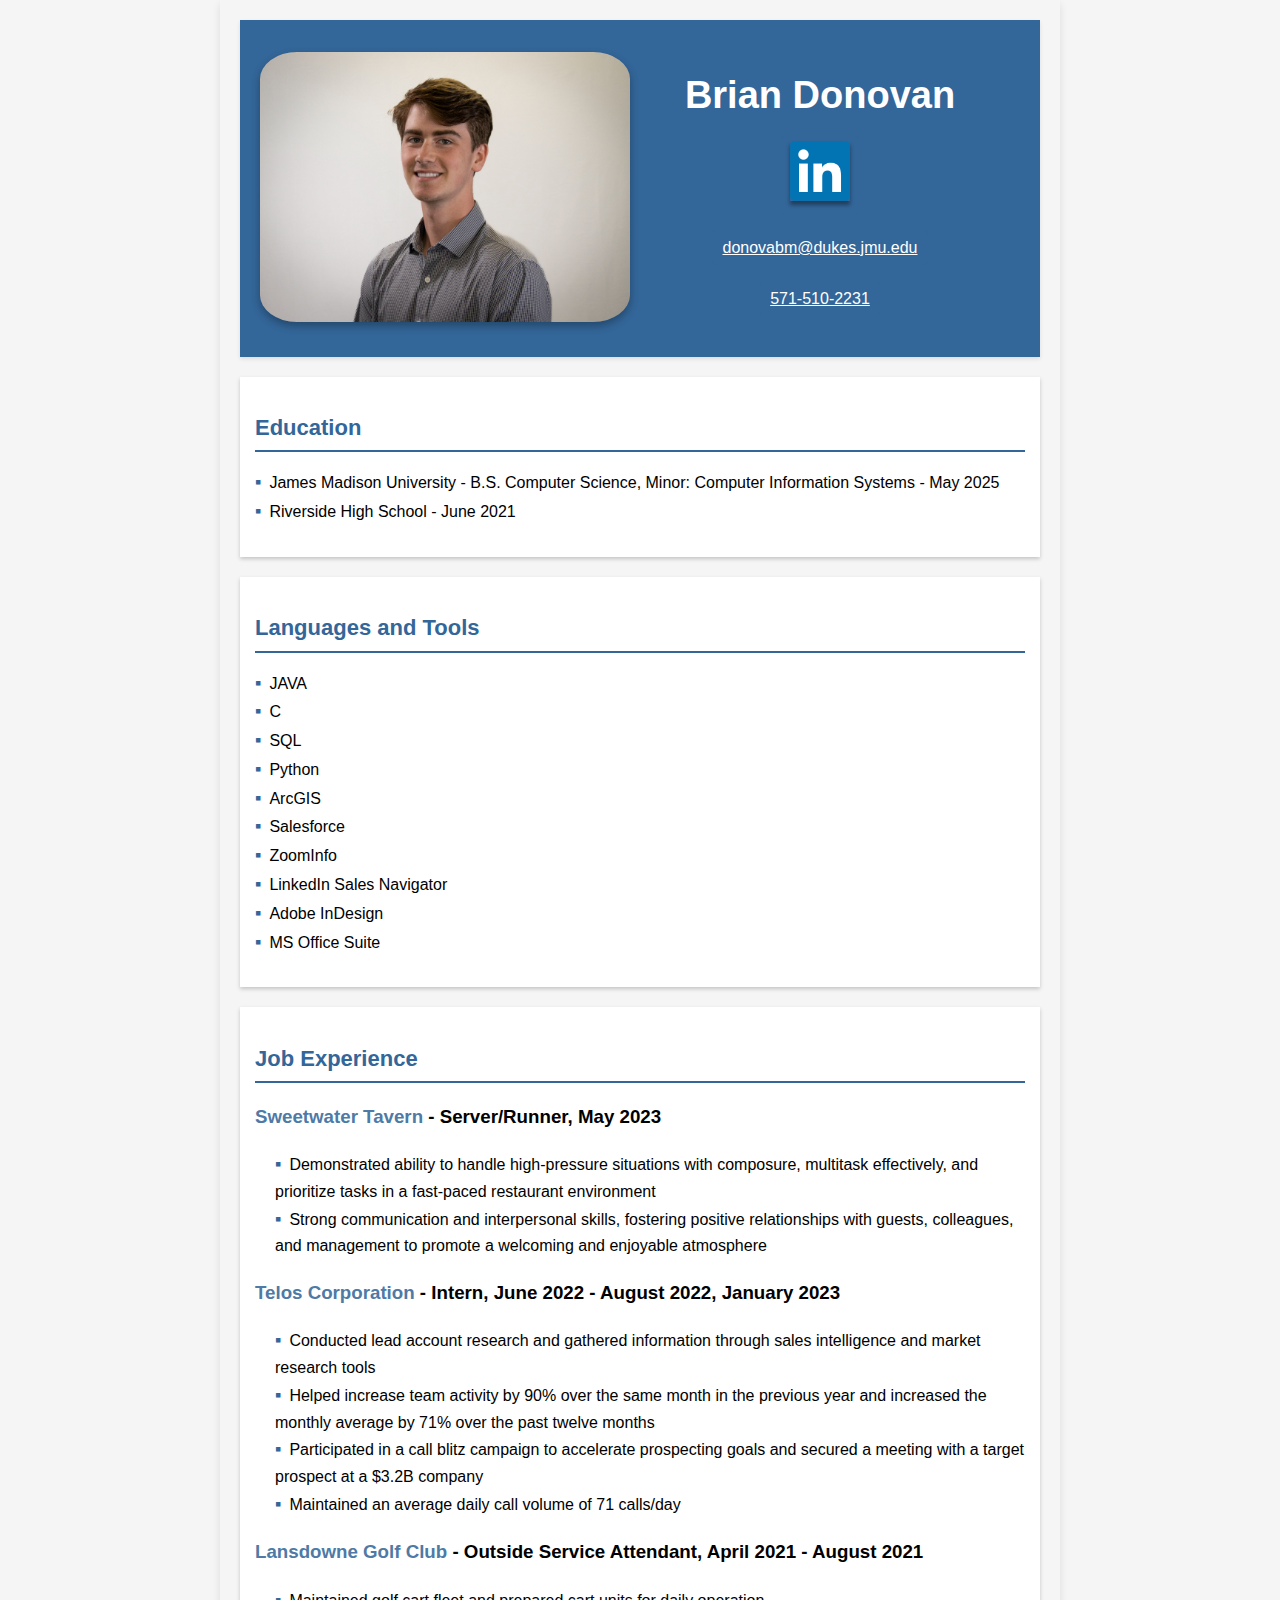
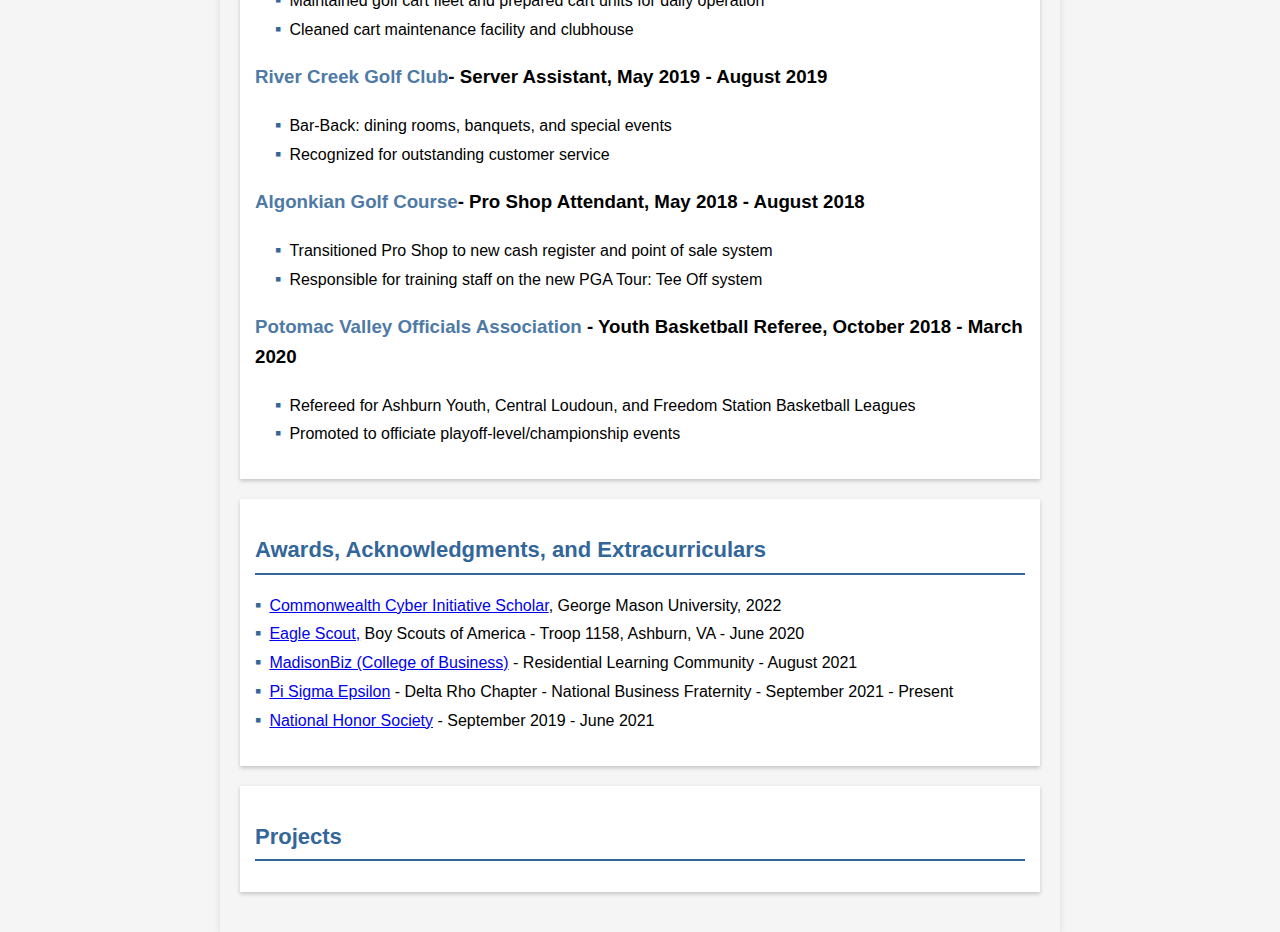
<file: personal webpage/index.html>
<!DOCTYPE html>
<html>

<head>
    <title>Brian Donovan - Resume</title>

    <meta name="viewport" content="width=device-width, initial-scale=1.0">

    <style>
        .avatar {
            float: left;
            width: 370px;
            height: 270px;
            margin-right: -10px;
            margin-top: 12px;
            border-radius: 10%;
            box-shadow: 0 4px 8px rgba(0, 0, 0, 0.3);
        }


        body {
            font-family: Arial, sans-serif;
            line-height: 1.6;
            max-width: 800px;
            margin: 0 auto;
            padding: 20px;
            background-color: #f5f5f5;
            box-shadow: 0 4px 8px rgba(0, 0, 0, 0.1);
        }

        h1 {
            margin-bottom: 10px;
            color: #fff;
            font-size: 38px;
        }

        h2 {
            margin-bottom: 5px;
            color: #336699;
            font-size: 22px;
        }

        .section {
            margin-bottom: 20px;
            padding: 15px;
            background-color: #fff;
            box-shadow: 0 2px 4px rgba(0, 0, 0, 0.2);
        }

        .job-experience {
            margin-bottom: 15px;
        }

        .job-experience h3 .company-name {
            display: inline-block;

            color: #4e7aa5;
        }

        .job-experience h3 .company-name:hover {
            text-decoration: underline;
        }

        ul {
            list-style: none;
            padding-left: 0;
        }

        /* Custom squared bullet points */

        ul li::before {
            content: "\25AA";
            color: #336699;
            font-size: 18px;
            margin-right: 8px;
        }

        .job-experience ul {
            margin-left: 20px;
            font-size: 16px;
        }

        /* Additional styling for better visuals */

        header {
            text-align: center;
            background-color: #336699;
            color: #fff;
            padding: 20px;
            margin-bottom: 20px;
            box-shadow: 0 2px 4px rgba(0, 0, 0, 0.1);
        }


        .linkedIn {
            width: 60px;
            height: 60px;
            box-shadow: 0 4px 4px rgba(0, 0, 0, 0.4);
        }

        .linkedIn:hover {

            transform: scale(1.05);
            /* Enlarge the logo on hover */
            transition: transform 0.2s ease-in-out;
            /* Add a smooth transition effect */
            cursor: pointer;
            /* Change the cursor to a pointer on hover */
        }


        .contact-info {
            font-size: 16px;
            margin-bottom: 20px;
        }

        /* Style for hyperlink (email address) */
        .contact-info a {
            color: #fff;
            /* Set hyperlink text color to white */
            text-decoration: none;
            /* Remove underline from the hyperlink */
            display: inline-block;
            /* Add padding to create a larger clickable area */
            padding: 5px 10px;
            /* Adjust padding to make it visually clickable */
            background-color: #336699;
            /* Add background color when hovered */
            border-radius: 5px;
            /* Add rounded corners for a button-like appearance */
            text-decoration: underline;

        }

        .contact-info a:hover {
            background-color: #24557e;
            /* Change background color on hover */
        }

        .contact-info a:active {
            background-color: #163d5e;
            /* Change background color on active (when clicked) */
        }

        .section-title {
            color: #336699;
            border-bottom: 2px solid #336699;
            padding-bottom: 5px;
        }


        /* Media query for screens with a width of 600px or less (e.g., mobile devices) */
        @media only screen and (max-width: 800px) {
            .avatar {
                float: none;
                width: 95%;
                height: auto;
                margin: 0 auto 5px;
                /* Center the image and add space below it */
            }

            header {
                padding: 10px;
                /* Reduce header padding for better mobile view */
            }

            .contact-info {
                text-align: center;
                /* Center contact info on mobile */
            }

            .section-title {
                text-align: center;
                /* Center section titles on mobile */
            }

            .job-experience h3 {
                font-size: 20px;
                /* Reduce font size for job-experience h3 on mobile */
            }

            .job-experience ul {
                margin-left: 10px;
                font-size: 14px;
                /* Reduce font size for job-experience ul on mobile */
            }
        }
    </style>
</head>

<body>
    <header>
        <img class="avatar" src="IMG_3998.JPG" alt="Brian Donovan Avatar">

        <h1>Brian Donovan</h1>
        <div class="contact-info">
            <!-- Make the LinkedIn logo clickable and apply the hover effect -->
            <a href="https://www.linkedin.com/in/your-profile-link">
                <img class="linkedIn" src="LinkedIn_logo_initials.JPG" alt="LinkedIn Logo">
            </a>
            <p><a href="mailto:donovabm@dukes.jmu.edu">donovabm@dukes.jmu.edu</a></p>
            <p><a href="tel:5715102231">571-510-2231</a></p>
        </div>
    </header>

    <div class="section">
        <h2 class="section-title">Education</h2>
        <ul>
            <li>James Madison University - B.S. Computer Science, Minor: Computer Information Systems - May 2025</li>
            <li>Riverside High School - June 2021</li>
        </ul>
    </div>

    <div class="section">
        <h2 class="section-title">Languages and Tools</h2>
        <ul>
            <li>JAVA</li>
            <li>C</li>
            <li>SQL</li>
            <li>Python</li>
            <li>ArcGIS</li>
            <li>Salesforce</li>
            <li>ZoomInfo</li>
            <li>LinkedIn Sales Navigator</li>
            <li>Adobe InDesign</li>
            <li>MS Office Suite</li>


            <!-- Add other languages and tools here -->
        </ul>
    </div>

    <div class="section">
        <h2 class="section-title">Job Experience</h2>
        <div class="job-experience">
            <h3><a href="https://sweetwatertavern.pub/SWTSterling"><span class="company-name">Sweetwater
                        Tavern</span></a> - Server/Runner, May 2023</h3>
            <ul>
                <li>Demonstrated ability to handle high-pressure situations with composure, multitask effectively, and
                    prioritize tasks in a fast-paced restaurant environment
                </li>
                <li>Strong communication and interpersonal skills, fostering positive relationships with guests,
                    colleagues,
                    and management to promote a welcoming and enjoyable atmosphere
                </li>
            </ul>
        </div>

        <div class="job-experience">
            <h3><a href="https://www.telos.com/"><span class="company-name">Telos Corporation
                    </span></a> - Intern, June 2022 - August 2022, January 2023</h3>
            <ul>
                <li>Conducted lead account research and gathered information through sales intelligence and market
                    research
                    tools
                </li>
                <li>Helped increase team activity by 90% over the same month in the previous year and increased the
                    monthly
                    average by 71% over the past twelve months
                </li>
                <li>Participated in a call blitz campaign to accelerate prospecting goals and secured a meeting with a
                    target prospect at a $3.2B company
                </li>
                <li>Maintained an average daily call volume of 71 calls/day</li>
            </ul>
        </div>

        <!-- Add other job experiences here -->
        <div class="job-experience">
            <h3><a href="https://lansdowneresort.com/golf/"><span class="company-name">Lansdowne Golf Club
                    </span></a> - Outside Service Attendant, April 2021 - August 2021</h3>
            <ul>
                <li>Maintained golf cart fleet and prepared cart units for daily operation</li>
                <li>Cleaned cart maintenance facility and clubhouse</li>
            </ul>
        </div>

        <div class="job-experience">
            <h3><a href="https://www.invitedclubs.com/clubs/river-creek-club"><span class="company-name"> River Creek
                        Golf Club
                    </span></a>- Server Assistant, May 2019 - August 2019</h3>
            <ul>
                <li>Bar-Back: dining rooms, banquets, and special events</li>
                <li>Recognized for outstanding customer service</li>
            </ul>
        </div>

        <div class="job-experience">
            <h3><a href="https://www.novaparks.com/golf/algonkian-golf-course"><span class="company-name">Algonkian
                        Golf Course
                    </span></a>- Pro Shop Attendant, May 2018 - August 2018</h3>
            <ul>
                <li>Transitioned Pro Shop to new cash register and point of sale system</li>
                <li>Responsible for training staff on the new PGA Tour: Tee Off system</li>
            </ul>
        </div>

        <div class="job-experience">
            <h3><a href="https://pvoa.org/"><span class="company-name">Potomac Valley Officials Association
                    </span></a> - Youth Basketball Referee, October 2018 - March
                2020</h3>
            <ul>
                <li>Refereed for Ashburn Youth, Central Loudoun, and Freedom Station Basketball Leagues</li>
                <li>Promoted to officiate playoff-level/championship events</li>
            </ul>
        </div>
    </div>

    <div class="section">
        <h2 class="section-title">Awards, Acknowledgments, and Extracurriculars</h2>
        <ul>
            <li><a
                    href="https://edisonacademy.fcps.edu/sites/default/files/media/inline-files/CCI%20NoVa%20Node%20Internship%20Narrative%20%282%29.pdf"><span
                        class="company-name">Commonwealth Cyber Initiative Scholar</span></a>,
                George Mason University, 2022</li>
            <li><a href="https://pse.org/"><span class="company-name">Eagle Scout,</span></a>
                </span></a> Boy Scouts of America - Troop 1158, Ashburn, VA - June 2020</li>
            <li><a href="https://www.jmu.edu/orl/rlc/madisonbiz.shtml"><span class="company-name">MadisonBiz
                        (College of Business)</span></a> - Residential Learning Community - August 2021 </li>
            <li><a href="https://pse.org/"><span class="company-name">Pi Sigma Epsilon</span></a>
                </span></a>- Delta Rho Chapter - National Business Fraternity - September 2021 - Present</li>
            <li><a href="https://www.nationalhonorsociety.org/"><span class="company-name">National Honor
                        Society</span></a>
                </span></a>- September 2019 - June 2021</li>

        </ul>
    </div>

    <div class="section">
        <h2 class="section-title">Projects</h2>
        <ul>


            <!-- Add other languages and tools here -->
        </ul>
    </div>


</body>

</html>
</file>
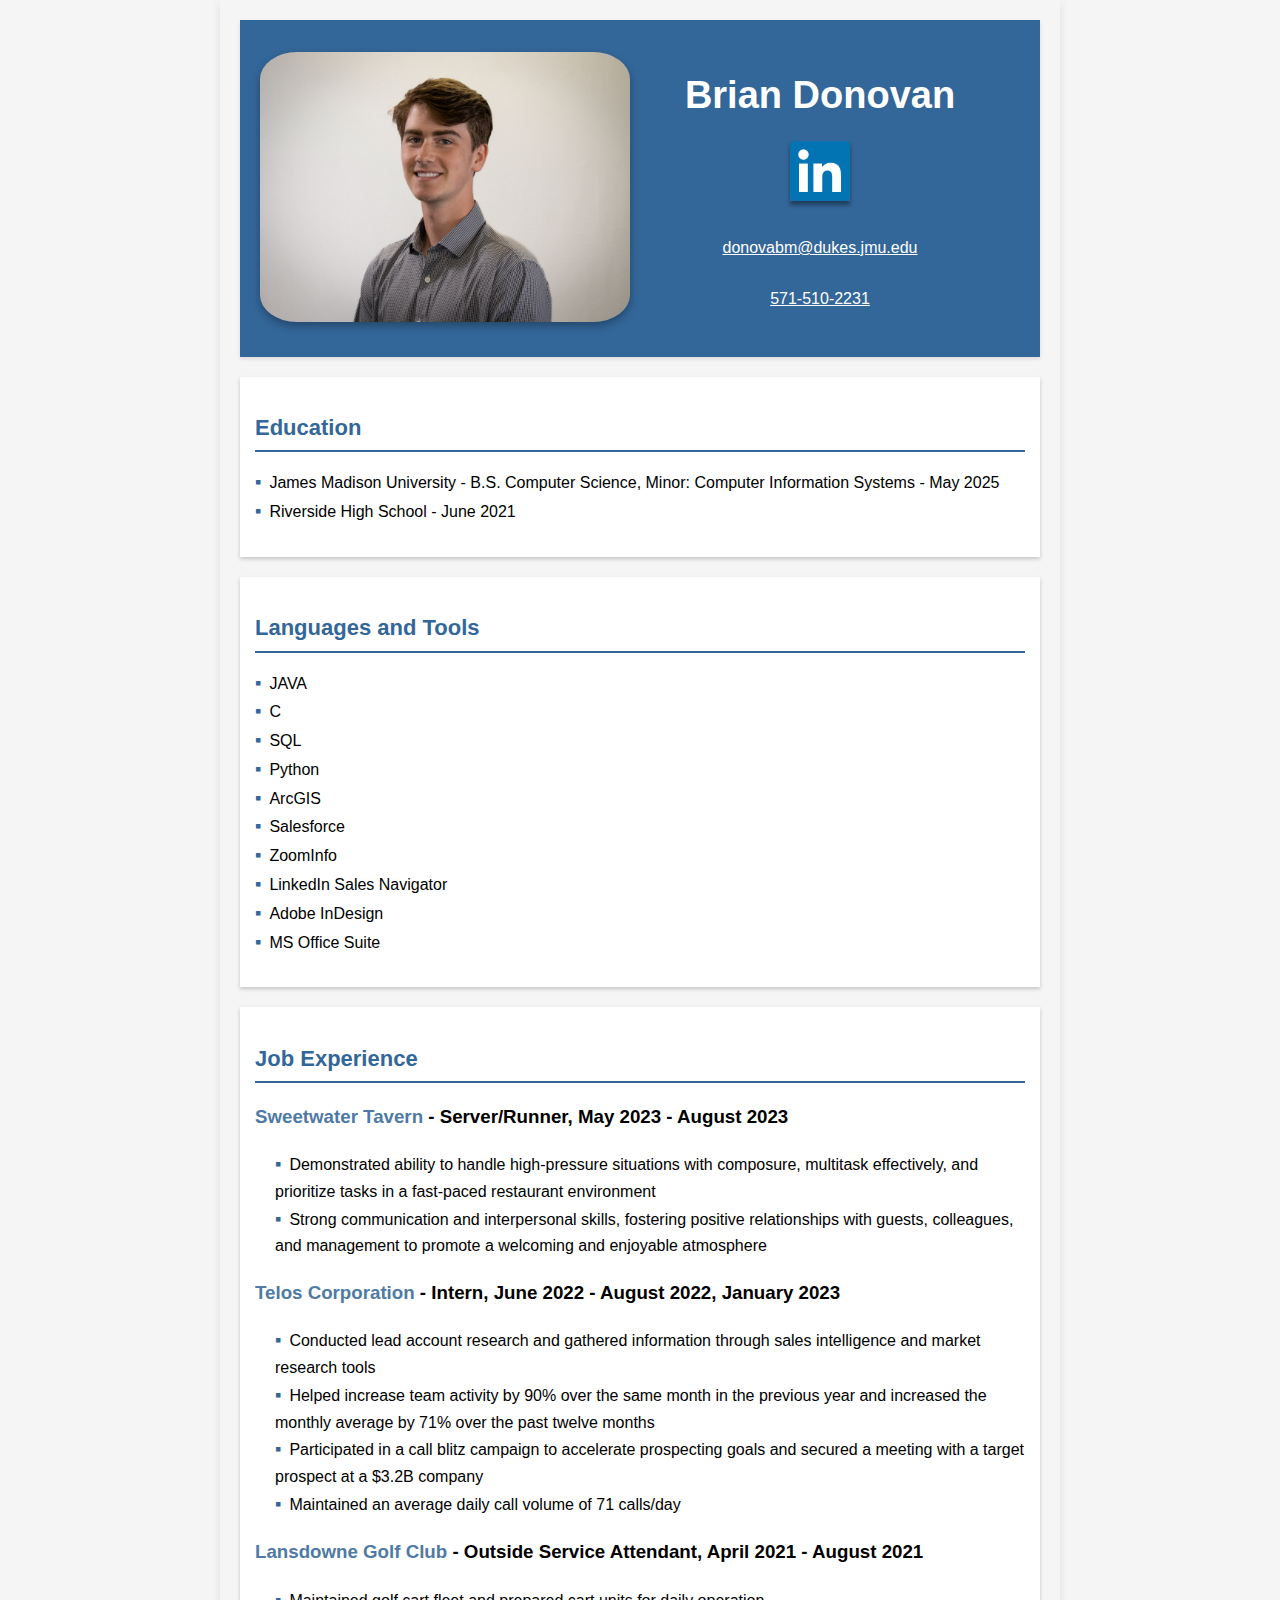
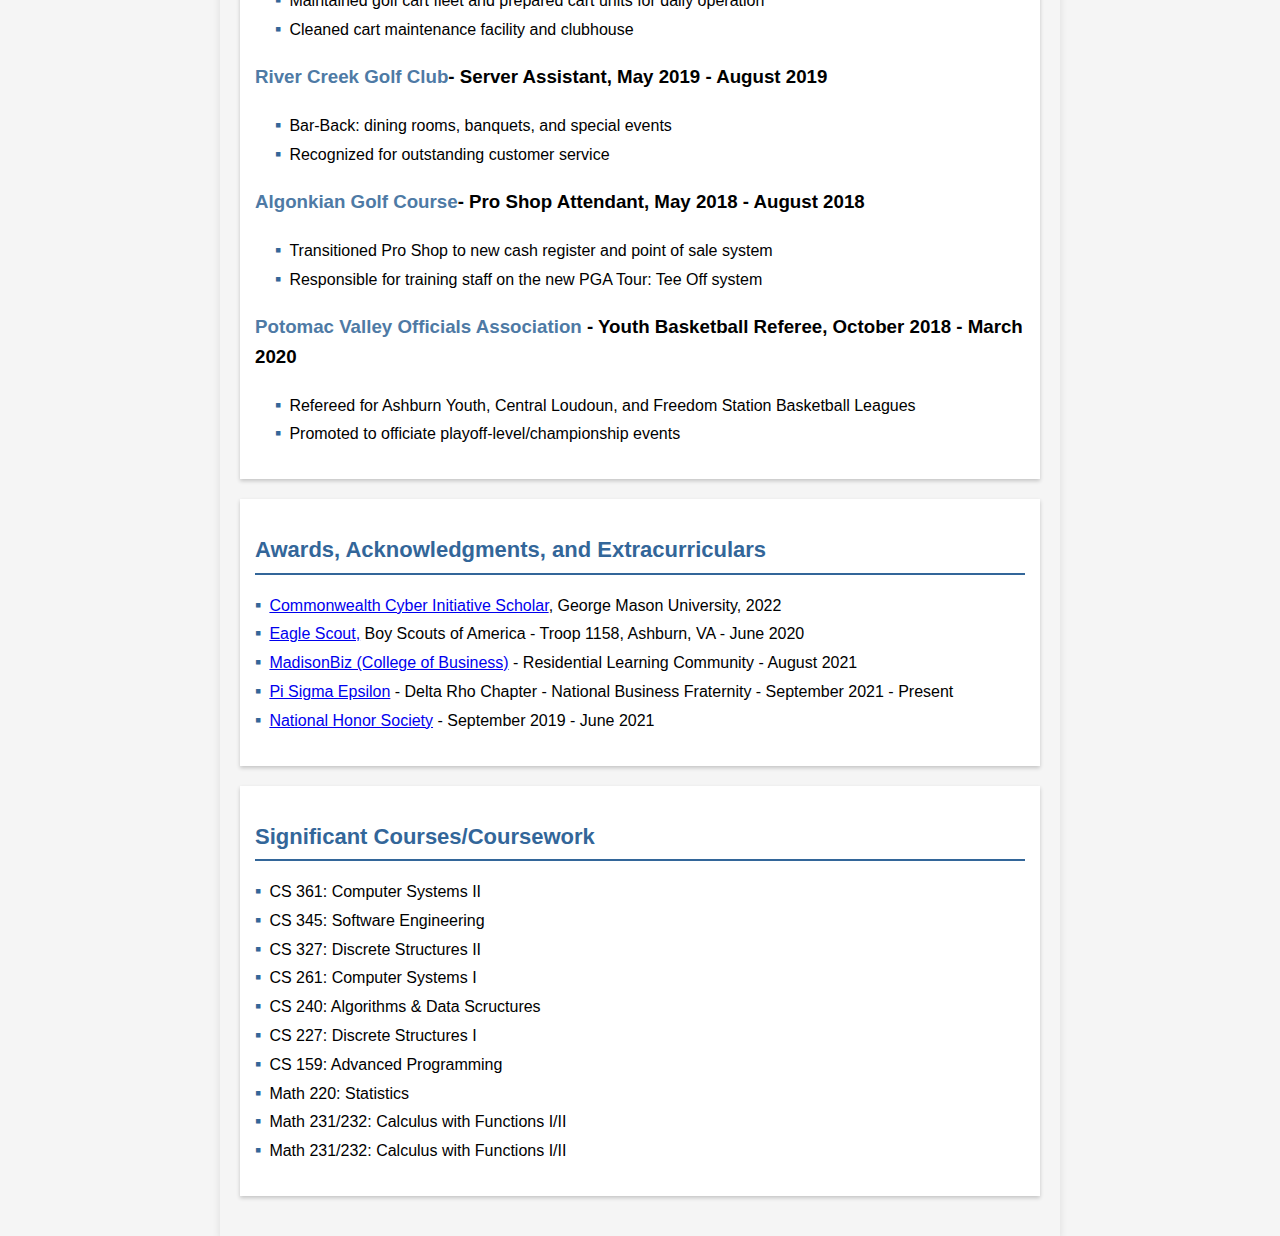
<file: resume webpage/index.html>
<!DOCTYPE html>
<html>
<title>Brian Donovan - Resume</title>

<meta name="viewport" content="width=device-width, initial-scale=1.0">

<style>
    .avatar {
        float: left;
        width: 370px;
        height: 270px;
        margin-right: -10px;
        margin-top: 12px;
        border-radius: 10%;
        box-shadow: 0 4px 8px rgba(0, 0, 0, 0.3);
    }


    body {
        font-family: Arial, sans-serif;
        line-height: 1.6;
        max-width: 800px;
        margin: 0 auto;
        padding: 20px;
        background-color: #f5f5f5;
        box-shadow: 0 4px 8px rgba(0, 0, 0, 0.1);
    }

    h1 {
        margin-bottom: 10px;
        color: #fff;
        font-size: 38px;
    }

    h2 {
        margin-bottom: 5px;
        color: #336699;
        font-size: 22px;
    }

    .section {
        margin-bottom: 20px;
        padding: 15px;
        background-color: #fff;
        box-shadow: 0 2px 4px rgba(0, 0, 0, 0.2);
    }

    .job-experience {
        margin-bottom: 15px;
    }

    .job-experience h3 .company-name {
        display: inline-block;

        color: #4e7aa5;
    }

    .job-experience h3 .company-name:hover {
        text-decoration: underline;
    }

    ul {
        list-style: none;
        padding-left: 0;
    }

    /* Custom squared bullet points */

    ul li::before {
        content: "\25AA";
        color: #336699;
        font-size: 18px;
        margin-right: 8px;
    }

    .job-experience ul {
        margin-left: 20px;
        font-size: 16px;
    }

    /* Additional styling for better visuals */

    header {
        text-align: center;
        background-color: #336699;
        color: #fff;
        padding: 20px;
        margin-bottom: 20px;
        box-shadow: 0 2px 4px rgba(0, 0, 0, 0.1);
    }


    .linkedIn {
        width: 60px;
        height: 60px;
        box-shadow: 0 4px 4px rgba(0, 0, 0, 0.4);
    }

    .linkedIn:hover {

        transform: scale(1.05);
        /* Enlarge the logo on hover */
        transition: transform 0.2s ease-in-out;
        /* Add a smooth transition effect */
        cursor: pointer;
        /* Change the cursor to a pointer on hover */
    }


    .contact-info {
        font-size: 16px;
        margin-bottom: 20px;
    }

    /* Style for hyperlink (email address) */
    .contact-info a {
        color: #fff;
        /* Set hyperlink text color to white */
        text-decoration: none;
        /* Remove underline from the hyperlink */
        display: inline-block;
        /* Add padding to create a larger clickable area */
        padding: 5px 10px;
        /* Adjust padding to make it visually clickable */
        background-color: #336699;
        /* Add background color when hovered */
        border-radius: 5px;
        /* Add rounded corners for a button-like appearance */
        text-decoration: underline;

    }

    .contact-info a:hover {
        background-color: #24557e;
        /* Change background color on hover */
    }

    .contact-info a:active {
        background-color: #163d5e;
        /* Change background color on active (when clicked) */
    }

    .section-title {
        color: #336699;
        border-bottom: 2px solid #336699;
        padding-bottom: 5px;
    }


    /* Media query for screens with a width of 600px or less (e.g., mobile devices) */
    @media only screen and (max-width: 800px) {
        .avatar {
            float: none;
            width: 95%;
            height: auto;
            margin: 0 auto 5px;
            /* Center the image and add space below it */
        }

        header {
            padding: 10px;
            /* Reduce header padding for better mobile view */
        }

        .contact-info {
            text-align: center;
            /* Center contact info on mobile */
        }

        .section-title {
            text-align: center;
            /* Center section titles on mobile */
        }

        .job-experience h3 {
            font-size: 20px;
            /* Reduce font size for job-experience h3 on mobile */
        }

        .job-experience ul {
            margin-left: 10px;
            font-size: 14px;
            /* Reduce font size for job-experience ul on mobile */
        }
    }
</style>
</head>

<body>
    <header>
        <img class="avatar" src="IMG_3998.JPG" alt="Brian Donovan Avatar">

        <h1>Brian Donovan</h1>
        <div class="contact-info">
            <!-- Make the LinkedIn logo clickable and apply the hover effect -->
            <a href="https://www.linkedin.com/in/brian-donovan-812b50222/">
                <img class="linkedIn" src="LinkedIn_logo_initials.JPG" alt="LinkedIn Logo">
            </a>
            <p><a href="mailto:donovabm@dukes.jmu.edu">donovabm@dukes.jmu.edu</a></p>
            <p><a href="tel:5715102231">571-510-2231</a></p>
        </div>
    </header>

    <div class="section">
        <h2 class="section-title">Education</h2>
        <ul>
            <li>James Madison University - B.S. Computer Science, Minor: Computer Information Systems - May 2025</li>
            <li>Riverside High School - June 2021</li>
        </ul>
    </div>

    <div class="section">
        <h2 class="section-title">Languages and Tools</h2>
        <ul>
            <li>JAVA</li>
            <li>C</li>
            <li>SQL</li>
            <li>Python</li>
            <li>ArcGIS</li>
            <li>Salesforce</li>
            <li>ZoomInfo</li>
            <li>LinkedIn Sales Navigator</li>
            <li>Adobe InDesign</li>
            <li>MS Office Suite</li>


            <!-- Add other languages and tools here -->
        </ul>
    </div>

    <div class="section">
        <h2 class="section-title">Job Experience</h2>
        <div class="job-experience">
            <h3><a href="https://sweetwatertavern.pub/SWTSterling"><span class="company-name">Sweetwater
                        Tavern</span></a> - Server/Runner, May 2023 - August 2023</h3>
            <ul>
                <li>Demonstrated ability to handle high-pressure situations with composure, multitask effectively, and
                    prioritize tasks in a fast-paced restaurant environment
                </li>
                <li>Strong communication and interpersonal skills, fostering positive relationships with guests,
                    colleagues,
                    and management to promote a welcoming and enjoyable atmosphere
                </li>
            </ul>
        </div>

        <div class="job-experience">
            <h3><a href="https://www.telos.com/"><span class="company-name">Telos Corporation
                    </span></a> - Intern, June 2022 - August 2022, January 2023</h3>
            <ul>
                <li>Conducted lead account research and gathered information through sales intelligence and market
                    research
                    tools
                </li>
                <li>Helped increase team activity by 90% over the same month in the previous year and increased the
                    monthly
                    average by 71% over the past twelve months
                </li>
                <li>Participated in a call blitz campaign to accelerate prospecting goals and secured a meeting with a
                    target prospect at a $3.2B company
                </li>
                <li>Maintained an average daily call volume of 71 calls/day</li>
            </ul>
        </div>

        <!-- Add other job experiences here -->
        <div class="job-experience">
            <h3><a href="https://lansdowneresort.com/golf/"><span class="company-name">Lansdowne Golf Club
                    </span></a> - Outside Service Attendant, April 2021 - August 2021</h3>
            <ul>
                <li>Maintained golf cart fleet and prepared cart units for daily operation</li>
                <li>Cleaned cart maintenance facility and clubhouse</li>
            </ul>
        </div>

        <div class="job-experience">
            <h3><a href="https://www.invitedclubs.com/clubs/river-creek-club"><span class="company-name"> River Creek
                        Golf Club
                    </span></a>- Server Assistant, May 2019 - August 2019</h3>
            <ul>
                <li>Bar-Back: dining rooms, banquets, and special events</li>
                <li>Recognized for outstanding customer service</li>
            </ul>
        </div>

        <div class="job-experience">
            <h3><a href="https://www.novaparks.com/golf/algonkian-golf-course"><span class="company-name">Algonkian
                        Golf Course
                    </span></a>- Pro Shop Attendant, May 2018 - August 2018</h3>
            <ul>
                <li>Transitioned Pro Shop to new cash register and point of sale system</li>
                <li>Responsible for training staff on the new PGA Tour: Tee Off system</li>
            </ul>
        </div>

        <div class="job-experience">
            <h3><a href="https://pvoa.org/"><span class="company-name">Potomac Valley Officials Association
                    </span></a> - Youth Basketball Referee, October 2018 - March
                2020</h3>
            <ul>
                <li>Refereed for Ashburn Youth, Central Loudoun, and Freedom Station Basketball Leagues</li>
                <li>Promoted to officiate playoff-level/championship events</li>
            </ul>
        </div>
    </div>

    <div class="section">
        <h2 class="section-title">Awards, Acknowledgments, and Extracurriculars</h2>
        <ul>
            <li><a href="https://cyberinitiative.org/">Commonwealth Cyber Initiative Scholar</span></a>,
                George Mason University, 2022</li>
            <li><a
                    href="https://www.cccbsa.org/2023/02/13/what-it-means-to-be-an-eagle-scout/#:~:text=The%20Eagle%20Scout%20embodies%20the,%2C%20peers%2C%20or%20their%20community."><span
                        class="company-name">Eagle Scout,</span></a>
                </span></a> Boy Scouts of America - Troop 1158, Ashburn, VA - June 2020</li>
            <li><a href="https://www.jmu.edu/orl/rlc/madisonbiz.shtml"><span class="company-name">MadisonBiz
                        (College of Business)</span></a> - Residential Learning Community - August 2021 </li>
            <li><a href="https://pse.org/"><span class="company-name">Pi Sigma Epsilon</span></a>
                </span></a>- Delta Rho Chapter - National Business Fraternity - September 2021 - Present</li>
            <li><a href="https://www.nationalhonorsociety.org/"><span class="company-name">National Honor
                        Society</span></a>
                </span></a>- September 2019 - June 2021</li>

        </ul>
    </div>

    <div class="section">
        <h2 class="section-title">Significant Courses/Coursework</h2>
        <ul>

            <li>CS 361: Computer Systems II</li>
            <li>CS 345: Software Engineering</li>
            <li>CS 327: Discrete Structures II </li>
            <li>CS 261: Computer Systems I</li>
            <li>CS 240: Algorithms & Data Scructures</li>
            <li>CS 227: Discrete Structures I </li>
            <li>CS 159: Advanced Programming</li>
            <li>Math 220: Statistics</li>
            <li>Math 231/232: Calculus with Functions I/II</li>
            <li>Math 231/232: Calculus with Functions I/II</li>

            <!-- Add other languages and tools here -->
        </ul>
    </div>


</body>

</html>
</file>
